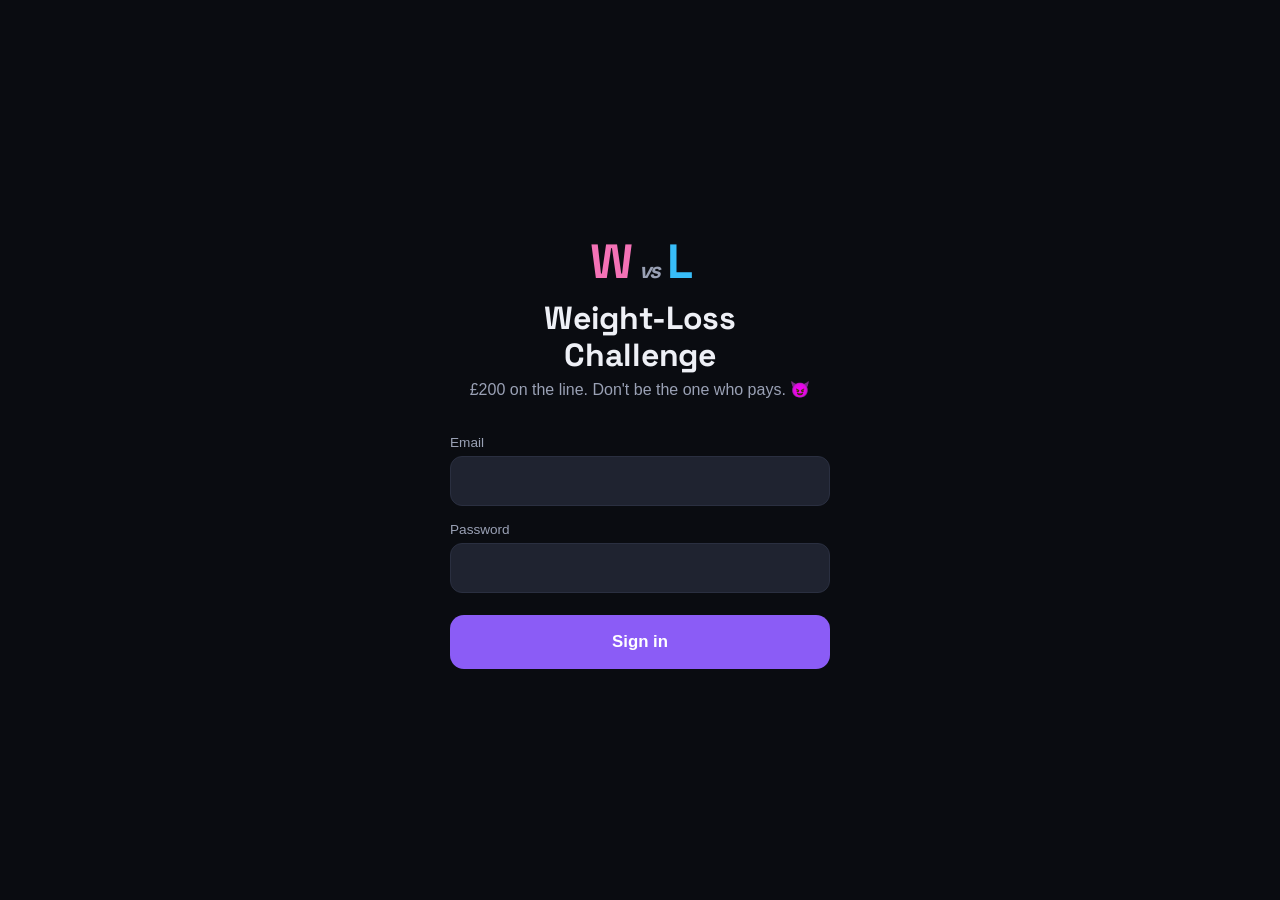
<file: index.html>
<!DOCTYPE html>
<html lang="en">
<head>
  <meta charset="utf-8">
  <meta name="viewport" content="width=device-width, initial-scale=1, viewport-fit=cover">
  <title>Weight-Loss Challenge</title>
  <meta name="description" content="Two-person head-to-head weight-loss challenge tracker">
  <meta name="theme-color" content="#0e1016">
  <link rel="manifest" href="./manifest.webmanifest">
  <link rel="icon" type="image/png" sizes="192x192" href="./icons/icon-192.png">
  <link rel="apple-touch-icon" href="./icons/apple-touch-icon.png">
  <meta name="apple-mobile-web-app-capable" content="yes">
  <meta name="apple-mobile-web-app-status-bar-style" content="black-translucent">
  <meta name="apple-mobile-web-app-title" content="WL Challenge">
  <link rel="preload" href="./vendor/space-grotesk.woff2" as="font" type="font/woff2" crossorigin>
  <link rel="stylesheet" href="./styles.css">
</head>
<body>
  <div id="toast-root" aria-live="polite"></div>
  <div id="offline-banner" hidden>📡 You're offline — showing the app shell. Data needs a connection.</div>

  <!-- ============ LOGIN ============ -->
  <section id="view-login" hidden>
    <div class="login-card">
      <div class="login-logo"><span class="vs-left">W</span><span class="vs-mid">vs</span><span class="vs-right">L</span></div>
      <h1>Weight-Loss<br>Challenge</h1>
      <p class="login-sub">£200 on the line. Don't be the one who pays. 😈</p>
      <form id="login-form" autocomplete="on">
        <label for="login-email">Email</label>
        <input id="login-email" type="email" autocomplete="username" required inputmode="email">
        <label for="login-password">Password</label>
        <input id="login-password" type="password" autocomplete="current-password" required>
        <button type="submit" class="btn btn-primary btn-big" id="login-btn">Sign in</button>
        <p id="login-error" class="form-error" role="alert" hidden></p>
      </form>
    </div>
  </section>

  <!-- ============ APP ============ -->
  <div id="app-shell" hidden>
    <header id="app-header">
      <div id="month-pill" class="pill">—</div>
      <div class="header-right">
        <button id="refresh-btn" class="icon-btn" title="Refresh" aria-label="Refresh">↻</button>
        <button id="signout-btn" class="pill pill-btn" title="Sign out">—</button>
      </div>
    </header>

    <main id="main">
      <section id="view-dashboard" class="view"></section>

      <section id="view-weigh" class="view" hidden>
        <h2>⚖️ Weigh-in</h2>
        <p class="view-sub">Weigh at the end of each week, same time each time. The final week's weigh-in is the one checked against your target for the £200 — log it on the block's last day so all your weeks count.</p>
        <form id="weigh-form" class="card form-card">
          <label for="weigh-week">Week</label>
          <div class="seg" id="weigh-week-seg" role="radiogroup"></div>
          <input type="hidden" id="weigh-week" value="1">
          <p id="weigh-week-hint" class="hint"></p>
          <label for="weigh-weight">Weight (kg)</label>
          <input id="weigh-weight" type="number" step="0.1" min="20" max="400" inputmode="decimal" required placeholder="e.g. 92.4">
          <button type="submit" class="btn btn-primary btn-big">Save weigh-in</button>
        </form>
        <div id="weigh-history"></div>
      </section>

      <section id="view-food" class="view" hidden>
        <h2>🍎 Food check-in</h2>
        <p class="view-sub">Were you on plan? Calories/macros live in Lose It — this is the daily verdict.</p>
        <form id="food-form" class="card form-card">
          <label for="food-date">Day</label>
          <input id="food-date" type="date" required>
          <label>On plan?</label>
          <div class="onplan-row">
            <button type="button" id="food-yes" class="btn onplan-btn">✅ On plan</button>
            <button type="button" id="food-no" class="btn onplan-btn">❌ Off plan</button>
          </div>
          <label for="food-calories">Calories <span class="muted">(optional)</span></label>
          <input id="food-calories" type="number" min="0" max="20000" inputmode="numeric" placeholder="from Lose It">
          <button type="submit" class="btn btn-primary btn-big" id="food-save">Save check-in</button>
        </form>
        <div id="food-history"></div>
      </section>

      <section id="view-workout" class="view" hidden>
        <h2>💪 Workouts</h2>
        <p class="view-sub">4 per week, 45+ minutes each. Shorter ones are logged but don't count.</p>
        <form id="workout-form" class="card form-card">
          <label for="workout-date">Date</label>
          <input id="workout-date" type="date" required>
          <label for="workout-duration">Duration (minutes)</label>
          <input id="workout-duration" type="number" min="1" max="600" inputmode="numeric" value="45" required>
          <p id="workout-hint" class="hint"></p>
          <label for="workout-note">What did you do? <span class="muted">(optional)</span></label>
          <input id="workout-note" type="text" maxlength="80" placeholder="e.g. Cardio workout">
          <label>Proof <span class="muted">(optional — screenshot from Apple Health)</span></label>
          <input id="workout-photo" type="file" accept="image/*" hidden>
          <button type="button" class="btn" id="workout-photo-btn">📸 Add screenshot</button>
          <p class="hint" id="workout-photo-name" hidden></p>
          <button type="submit" class="btn btn-primary btn-big">Log workout</button>
        </form>
        <div id="workout-list"></div>
      </section>

      <section id="view-month" class="view" hidden>
        <h2>📅 Month</h2>
        <div id="month-content"></div>
      </section>
    </main>

    <nav id="tabbar">
      <button class="tab active" data-view="dashboard"><span class="tab-ico">🏆</span>Home</button>
      <button class="tab" data-view="weigh"><span class="tab-ico">⚖️</span>Weigh</button>
      <button class="tab" data-view="food"><span class="tab-ico">🍎</span>Food</button>
      <button class="tab" data-view="workout"><span class="tab-ico">💪</span>Workouts</button>
      <button class="tab" data-view="month"><span class="tab-ico">📅</span>Month</button>
    </nav>
  </div>

  <script src="./vendor/supabase.js"></script>
  <script src="./config.js"></script>
  <script src="./logic.js"></script>
  <script src="./app.js"></script>
</body>
</html>
</file>
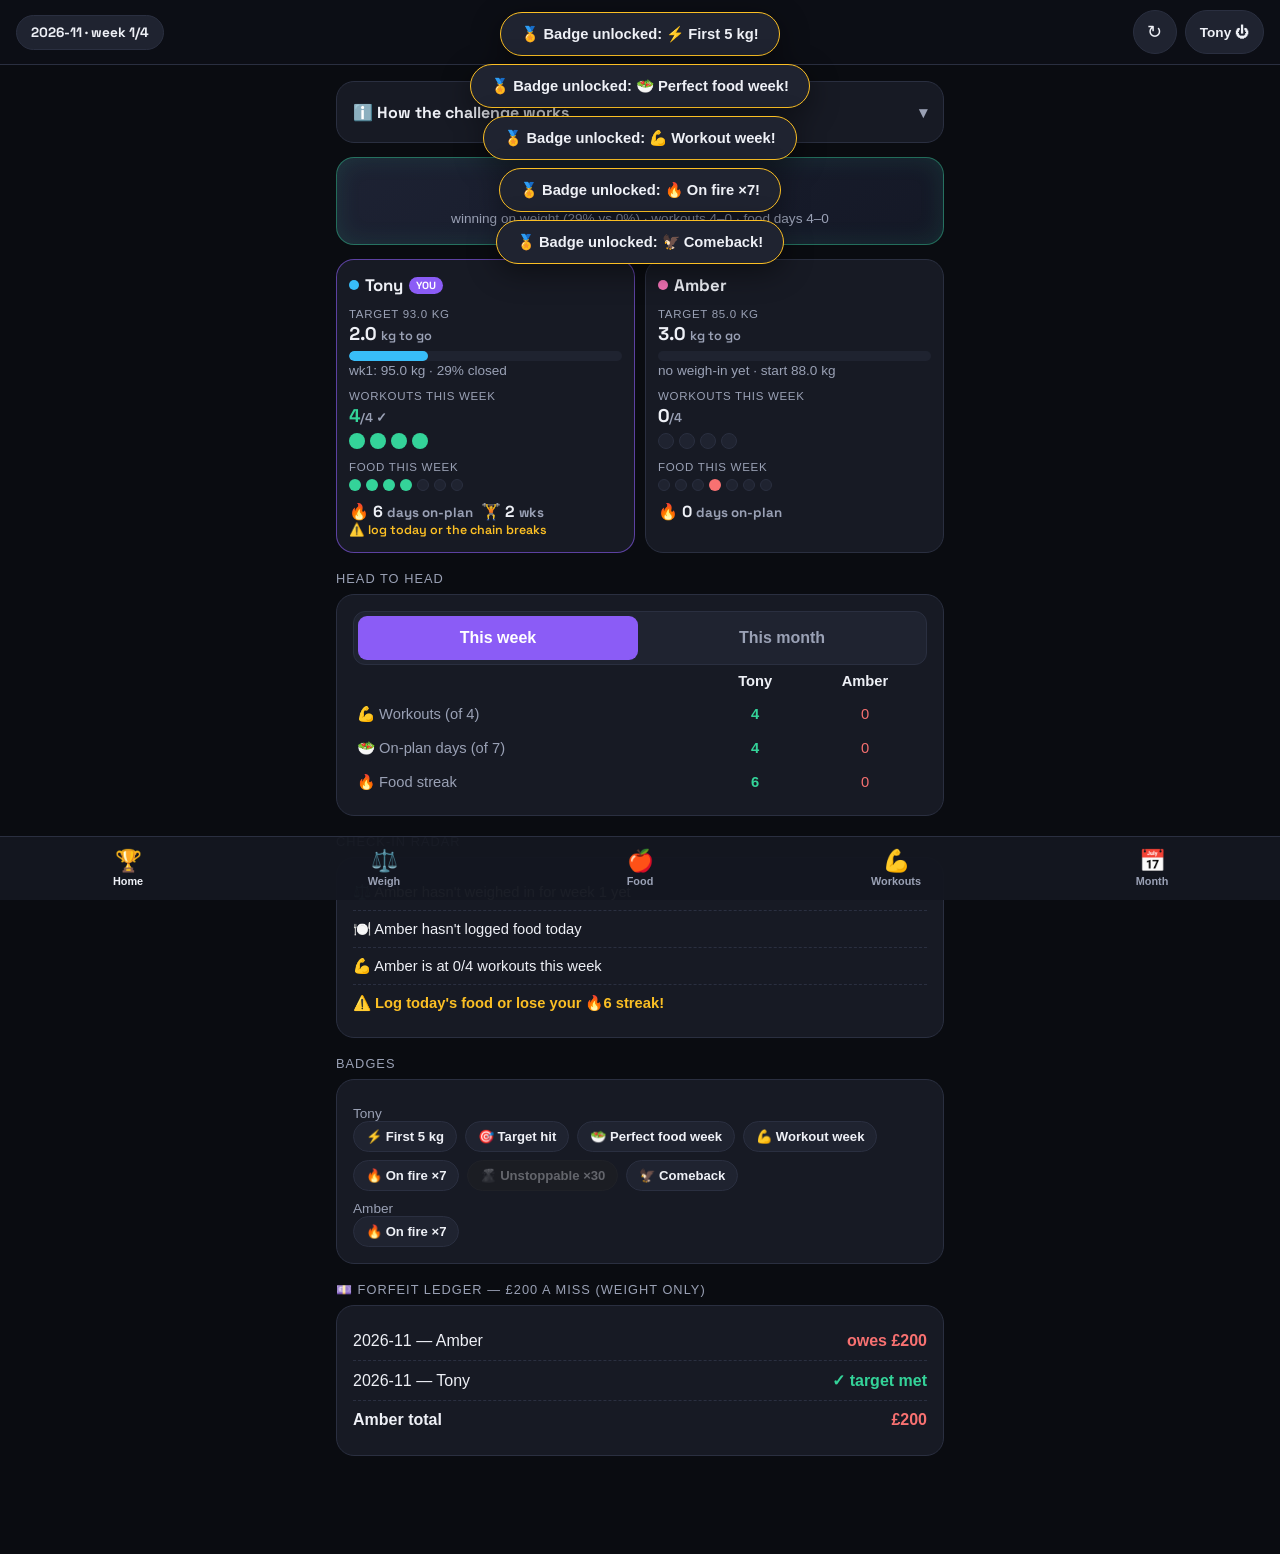
<file: test-harness.html>
<!DOCTYPE html>
<html lang="en">
<head>
  <meta charset="utf-8">
  <meta name="viewport" content="width=device-width, initial-scale=1, viewport-fit=cover">
  <title>WLC Test Harness (mock data)</title>
  <meta name="description" content="Two-person head-to-head weight-loss challenge tracker">
  <meta name="theme-color" content="#0e1016">
  <link rel="manifest" href="./manifest.webmanifest">
  <link rel="icon" type="image/png" sizes="192x192" href="./icons/icon-192.png">
  <link rel="apple-touch-icon" href="./icons/apple-touch-icon.png">
  <meta name="apple-mobile-web-app-capable" content="yes">
  <meta name="apple-mobile-web-app-status-bar-style" content="black-translucent">
  <meta name="apple-mobile-web-app-title" content="WL Challenge">
  <link rel="preload" href="./vendor/space-grotesk.woff2" as="font" type="font/woff2" crossorigin>
  <link rel="stylesheet" href="./styles.css">
</head>
<body>
  <div id="toast-root" aria-live="polite"></div>
  <div id="offline-banner" hidden>📡 You're offline — showing the app shell. Data needs a connection.</div>

  <!-- ============ LOGIN ============ -->
  <section id="view-login" hidden>
    <div class="login-card">
      <div class="login-logo"><span class="vs-left">W</span><span class="vs-mid">vs</span><span class="vs-right">L</span></div>
      <h1>Weight-Loss<br>Challenge</h1>
      <p class="login-sub">£200 on the line. Don't be the one who pays. 😈</p>
      <form id="login-form" autocomplete="on">
        <label for="login-email">Email</label>
        <input id="login-email" type="email" autocomplete="username" required inputmode="email">
        <label for="login-password">Password</label>
        <input id="login-password" type="password" autocomplete="current-password" required>
        <button type="submit" class="btn btn-primary btn-big" id="login-btn">Sign in</button>
        <p id="login-error" class="form-error" role="alert" hidden></p>
      </form>
    </div>
  </section>

  <!-- ============ APP ============ -->
  <div id="app-shell" hidden>
    <header id="app-header">
      <div id="month-pill" class="pill">—</div>
      <div class="header-right">
        <button id="refresh-btn" class="icon-btn" title="Refresh" aria-label="Refresh">↻</button>
        <button id="signout-btn" class="pill pill-btn" title="Sign out">—</button>
      </div>
    </header>

    <main id="main">
      <section id="view-dashboard" class="view"></section>

      <section id="view-weigh" class="view" hidden>
        <h2>⚖️ Weigh-in</h2>
        <p class="view-sub">Weigh at the end of each week, same time each time. The final week's weigh-in is the one checked against your target for the £200 — log it on the block's last day so all your weeks count.</p>
        <form id="weigh-form" class="card form-card">
          <label for="weigh-week">Week</label>
          <div class="seg" id="weigh-week-seg" role="radiogroup"></div>
          <input type="hidden" id="weigh-week" value="1">
          <p id="weigh-week-hint" class="hint"></p>
          <label for="weigh-weight">Weight (kg)</label>
          <input id="weigh-weight" type="number" step="0.1" min="20" max="400" inputmode="decimal" required placeholder="e.g. 92.4">
          <button type="submit" class="btn btn-primary btn-big">Save weigh-in</button>
        </form>
        <div id="weigh-history"></div>
      </section>

      <section id="view-food" class="view" hidden>
        <h2>🍎 Food check-in</h2>
        <p class="view-sub">Were you on plan? Calories/macros live in Lose It — this is the daily verdict.</p>
        <form id="food-form" class="card form-card">
          <label for="food-date">Day</label>
          <input id="food-date" type="date" required>
          <label>On plan?</label>
          <div class="onplan-row">
            <button type="button" id="food-yes" class="btn onplan-btn">✅ On plan</button>
            <button type="button" id="food-no" class="btn onplan-btn">❌ Off plan</button>
          </div>
          <label for="food-calories">Calories <span class="muted">(optional)</span></label>
          <input id="food-calories" type="number" min="0" max="20000" inputmode="numeric" placeholder="from Lose It">
          <button type="submit" class="btn btn-primary btn-big" id="food-save">Save check-in</button>
        </form>
        <div id="food-history"></div>
      </section>

      <section id="view-workout" class="view" hidden>
        <h2>💪 Workouts</h2>
        <p class="view-sub">4 per week, 45+ minutes each. Shorter ones are logged but don't count.</p>
        <form id="workout-form" class="card form-card">
          <label for="workout-date">Date</label>
          <input id="workout-date" type="date" required>
          <label for="workout-duration">Duration (minutes)</label>
          <input id="workout-duration" type="number" min="1" max="600" inputmode="numeric" value="45" required>
          <p id="workout-hint" class="hint"></p>
          <label for="workout-note">What did you do? <span class="muted">(optional)</span></label>
          <input id="workout-note" type="text" maxlength="80" placeholder="e.g. Cardio workout">
          <label>Proof <span class="muted">(optional — screenshot from Apple Health)</span></label>
          <input id="workout-photo" type="file" accept="image/*" hidden>
          <button type="button" class="btn" id="workout-photo-btn">📸 Add screenshot</button>
          <p class="hint" id="workout-photo-name" hidden></p>
          <button type="submit" class="btn btn-primary btn-big">Log workout</button>
        </form>
        <div id="workout-list"></div>
      </section>

      <section id="view-month" class="view" hidden>
        <h2>📅 Month</h2>
        <div id="month-content"></div>
      </section>
    </main>

    <nav id="tabbar">
      <button class="tab active" data-view="dashboard"><span class="tab-ico">🏆</span>Home</button>
      <button class="tab" data-view="weigh"><span class="tab-ico">⚖️</span>Weigh</button>
      <button class="tab" data-view="food"><span class="tab-ico">🍎</span>Food</button>
      <button class="tab" data-view="workout"><span class="tab-ico">💪</span>Workouts</button>
      <button class="tab" data-view="month"><span class="tab-ico">📅</span>Month</button>
    </nav>
  </div>

  <script src="./config.js"></script>
  <script src="./logic.js"></script>
  <script src="./tests/mock-supabase.js"></script>
  <script src="./app.js"></script>
</body>
</html>
</file>
<file: styles.css>
/* Weight-Loss Challenge — mobile-first, dark, head-to-head. */
@font-face {
  font-family: 'Space Grotesk';
  src: url('./vendor/space-grotesk.woff2') format('woff2');
  font-weight: 300 700;
  font-display: swap;
}
:root {
  --font-display: 'Space Grotesk', -apple-system, BlinkMacSystemFont, "Segoe UI", Roboto, sans-serif;
  --bg: #0e1016;
  --card: #171a24;
  --card-2: #1f2330;
  --line: #2a2f40;
  --text: #eef0f6;
  --muted: #9aa1b5;
  --good: #34d399;
  --bad: #f87171;
  --warn: #fbbf24;
  /* participant colours by name order (sorted): p1 = Amber (pink), p2 = Tony (blue) */
  --p1: #f472b6;
  --p2: #38bdf8;
  --accent: #8b5cf6;
  --radius: 18px;
  --tabbar-h: 64px;
}
* { box-sizing: border-box; }
html, body { margin: 0; padding: 0; }
body {
  background: var(--bg);
  color: var(--text);
  font-family: -apple-system, BlinkMacSystemFont, "Segoe UI", Roboto, "Helvetica Neue", sans-serif;
  -webkit-font-smoothing: antialiased;
  min-height: 100dvh;
}
button, input, select, textarea { font: inherit; color: inherit; }
h1, h2, h3 { margin: 0 0 6px; line-height: 1.15; font-family: var(--font-display); letter-spacing: -0.01em; text-wrap: balance; }
h2 { font-size: 1.35rem; }
h3 { font-size: 1.15rem; }
.login-logo, .headline .big, .stat-value, .fighter-name, #month-pill, .streak-line { font-family: var(--font-display); }
.muted { color: var(--muted); }
.hint { color: var(--muted); font-size: 0.85rem; margin: 2px 0 0; }
[hidden] { display: none !important; }

/* ---------- login ---------- */
#view-login {
  min-height: 100dvh;
  display: flex; align-items: center; justify-content: center;
  padding: 24px;
}
.login-card { width: 100%; max-width: 380px; text-align: center; }
.login-logo {
  font-size: 3rem; font-weight: 900; letter-spacing: -2px;
  display: flex; justify-content: center; align-items: baseline; gap: 8px;
  margin-bottom: 8px;
}
.vs-left { color: var(--p1); }
.vs-right { color: var(--p2); }
.vs-mid { font-size: 1.4rem; color: var(--muted); font-style: italic; }
.login-card h1 { font-size: 2rem; }
.login-sub { color: var(--muted); margin: 6px 0 26px; }
#login-form { text-align: left; display: flex; flex-direction: column; gap: 6px; }
#login-form label { font-size: 0.85rem; color: var(--muted); margin-top: 10px; }

/* ---------- inputs ---------- */
input[type="email"], input[type="password"], input[type="number"], input[type="date"], input[type="text"] {
  width: 100%;
  background: var(--card-2);
  border: 1px solid var(--line);
  border-radius: 12px;
  color: var(--text);
  padding: 14px;
  font-size: 1.05rem;
  min-height: 50px;
}
input:focus { outline: 2px solid var(--accent); border-color: transparent; }
/* iOS Safari centres the value inside date inputs; align like the other fields */
input[type="date"] {
  -webkit-appearance: none;
  appearance: none;
  text-align: left;
}
input[type="date"]::-webkit-date-and-time-value {
  text-align: left;
  margin: 0;
}
:focus-visible { outline: 2px solid var(--accent); outline-offset: 2px; }
.seg button:focus-visible, .tab:focus-visible { outline-offset: -2px; border-radius: 9px; }
.form-error { color: var(--bad); font-weight: 600; margin: 10px 0 0; }

/* ---------- buttons ---------- */
.btn {
  border: 1px solid var(--line);
  background: var(--card-2);
  border-radius: 14px;
  padding: 12px 16px;
  font-weight: 700;
  cursor: pointer;
  touch-action: manipulation;
}
.btn:active { transform: scale(0.98); }
.btn-primary { background: var(--accent); border-color: transparent; color: #fff; }
.btn-big { width: 100%; padding: 16px; font-size: 1.05rem; margin-top: 16px; min-height: 54px; }
.btn:disabled { opacity: 0.5; cursor: default; }
.btn-danger-ghost { color: var(--bad); background: transparent; border: none; font-size: 1.1rem; padding: 10px 12px; min-width: 44px; min-height: 44px; }
.icon-btn {
  background: var(--card-2); border: 1px solid var(--line); border-radius: 50%;
  width: 44px; height: 44px; font-size: 1.15rem; cursor: pointer;
}
.icon-btn.spin { animation: wlc-spin 0.8s linear infinite; }
@keyframes wlc-spin { to { transform: rotate(360deg); } }

/* ---------- header ---------- */
#app-header {
  position: sticky; top: 0; z-index: 20;
  display: flex; justify-content: space-between; align-items: center;
  padding: calc(10px + env(safe-area-inset-top)) 16px 10px;
  background: rgba(14, 16, 22, 0.92);
  backdrop-filter: blur(10px);
  border-bottom: 1px solid var(--line);
}
.header-right { display: flex; gap: 8px; align-items: center; }
.pill {
  background: var(--card-2); border: 1px solid var(--line);
  border-radius: 999px; padding: 8px 14px; font-size: 0.85rem; font-weight: 700;
}
button.pill { min-height: 44px; }
.pill-btn { cursor: pointer; }

/* ---------- layout ---------- */
#main { padding: 16px 16px calc(var(--tabbar-h) + env(safe-area-inset-bottom) + 20px); max-width: 560px; margin: 0 auto; }
.view > h2 { margin-top: 4px; }
.view-sub { color: var(--muted); margin: 0 0 14px; font-size: 0.9rem; }
.card {
  background: var(--card);
  border: 1px solid var(--line);
  border-radius: var(--radius);
  padding: 16px;
  margin-bottom: 14px;
}
.form-card { display: flex; flex-direction: column; gap: 6px; }
.form-card label { font-size: 0.85rem; color: var(--muted); margin-top: 8px; }

/* ---------- headline banner ---------- */
.headline {
  border-radius: var(--radius);
  padding: 18px 16px;
  margin-bottom: 14px;
  text-align: center;
  border: 1px solid var(--line);
  background: linear-gradient(135deg, #1d2233, #141826);
}
.headline .big { font-size: 1.5rem; font-weight: 900; display: block; }
.headline .why { color: var(--muted); font-size: 0.85rem; margin-top: 4px; display: block; }
.headline.ahead { border-color: rgba(52, 211, 153, 0.45); box-shadow: 0 0 24px rgba(52, 211, 153, 0.12) inset; }
.headline.ahead .big { color: var(--good); }
.headline.behind { border-color: rgba(248, 113, 113, 0.45); box-shadow: 0 0 24px rgba(248, 113, 113, 0.12) inset; }
.headline.behind .big { color: var(--bad); }
.headline.tie .big { color: var(--warn); }

/* ---------- scoreboard ---------- */
.board { display: grid; grid-template-columns: 1fr 1fr; gap: 10px; margin-bottom: 14px; }
.fighter {
  background: var(--card);
  border: 1px solid var(--line);
  border-radius: var(--radius);
  padding: 14px 12px;
}
.fighter.me { border-color: rgba(139, 92, 246, 0.6); }
.fighter-name { font-weight: 900; font-size: 1.05rem; display: flex; align-items: center; gap: 6px; }
.fighter-name .dot { width: 10px; height: 10px; border-radius: 50%; display: inline-block; }
.you-chip { font-size: 0.65rem; background: var(--accent); color: #fff; border-radius: 999px; padding: 2px 7px; font-weight: 800; }
.stat { margin-top: 12px; }
.stat-label { font-size: 0.72rem; text-transform: uppercase; letter-spacing: 0.06em; color: var(--muted); }
.stat-value { font-size: 1.15rem; font-weight: 800; margin-top: 2px; }
.stat-value small { font-size: 0.8rem; font-weight: 600; color: var(--muted); }
.stat-value.good { color: var(--good); }
.stat-value.bad { color: var(--bad); }
.bar { height: 10px; background: var(--card-2); border-radius: 999px; overflow: hidden; margin-top: 6px; }
.bar > span { display: block; height: 100%; border-radius: 999px; transition: width 0.6s ease; }
.dots { display: flex; gap: 5px; margin-top: 6px; flex-wrap: wrap; }
.dots .d {
  width: 16px; height: 16px; border-radius: 50%;
  background: var(--card-2); border: 1px solid var(--line);
}
.dots .d.on { background: var(--good); border-color: transparent; }
.dots .d.off { background: var(--bad); border-color: transparent; }
.dots.small .d { width: 12px; height: 12px; }
.streak-line { margin-top: 10px; font-weight: 800; }
.streak-line .risk { color: var(--warn); font-weight: 600; font-size: 0.78rem; display: block; }

/* ---------- section cards ---------- */
.section-title { font-size: 0.8rem; text-transform: uppercase; letter-spacing: 0.08em; color: var(--muted); margin: 18px 0 8px; }
.badge-row { display: flex; flex-wrap: wrap; gap: 8px; }
.badge-chip {
  background: var(--card-2); border: 1px solid var(--line); border-radius: 999px;
  padding: 7px 12px; font-size: 0.82rem; font-weight: 700; display: inline-flex; gap: 6px; align-items: center;
}
.badge-chip.locked { opacity: 0.35; filter: grayscale(1); }
.nudge { display: flex; gap: 8px; padding: 9px 0; border-bottom: 1px dashed var(--line); font-size: 0.92rem; }
.nudge:last-child { border-bottom: none; }
.nudge.self { color: var(--warn); font-weight: 700; }
.ledger-row { display: flex; justify-content: space-between; align-items: center; padding: 10px 0; border-bottom: 1px dashed var(--line); }
.ledger-row:last-child { border-bottom: none; }
.owes { color: var(--bad); font-weight: 900; }
.clear { color: var(--good); font-weight: 900; }
.pending { color: var(--warn); font-weight: 700; }

/* segmented control (leader mode + week picker) */
.seg { display: flex; background: var(--card-2); border-radius: 12px; padding: 4px; gap: 4px; border: 1px solid var(--line); }
#weigh-week-seg { flex-wrap: wrap; }
#weigh-week-seg button { flex: 1 0 18%; }
.seg button {
  flex: 1; border: none; background: transparent; border-radius: 9px;
  padding: 10px 6px; font-weight: 700; cursor: pointer; color: var(--muted); min-height: 44px;
}
.seg button.active { background: var(--accent); color: #fff; }

/* compare table */
.cmp { width: 100%; border-collapse: collapse; }
.cmp td { padding: 8px 4px; font-size: 0.92rem; }
.cmp td:first-child { color: var(--muted); }
.cmp td.win { color: var(--good); font-weight: 800; }
.cmp td.lose { color: var(--bad); }
.cmp td:nth-child(2), .cmp td:nth-child(3) { text-align: center; font-variant-numeric: tabular-nums; }

/* ---------- food buttons ---------- */
.onplan-row { display: flex; gap: 10px; }
.onplan-btn { flex: 1; padding: 18px 8px; font-size: 1rem; }
.onplan-btn.sel-yes { background: rgba(52, 211, 153, 0.18); border-color: var(--good); color: var(--good); }
.onplan-btn.sel-no { background: rgba(248, 113, 113, 0.18); border-color: var(--bad); color: var(--bad); }

/* ---------- history lists ---------- */
.hist-row { display: flex; justify-content: space-between; align-items: center; padding: 11px 0; border-bottom: 1px dashed var(--line); font-size: 0.95rem; }
.row-actions { display: flex; align-items: center; gap: 8px; flex-shrink: 0; }
.proof-thumb {
  width: 44px; height: 44px; object-fit: cover; border-radius: 10px;
  border: 1px solid var(--line); background: var(--card-2); cursor: pointer;
}
.hist-row:last-child { border-bottom: none; }
.hist-note { font-size: 0.78rem; color: var(--muted); }
.tag { font-size: 0.72rem; border-radius: 999px; padding: 3px 8px; font-weight: 800; }
.tag.good { background: rgba(52, 211, 153, 0.15); color: var(--good); }
.tag.bad { background: rgba(248, 113, 113, 0.15); color: var(--bad); }
.tag.warn { background: rgba(251, 191, 36, 0.15); color: var(--warn); }

/* ---------- tab bar ---------- */
#tabbar {
  position: fixed; bottom: 0; left: 0; right: 0; z-index: 30;
  display: flex;
  background: rgba(20, 23, 33, 0.97);
  border-top: 1px solid var(--line);
  padding-bottom: env(safe-area-inset-bottom);
  height: calc(var(--tabbar-h) + env(safe-area-inset-bottom));
}
.tab {
  flex: 1; border: none; background: transparent; color: var(--muted);
  font-size: 0.68rem; font-weight: 700; cursor: pointer;
  display: flex; flex-direction: column; align-items: center; justify-content: center; gap: 3px;
}
.tab-ico { font-size: 1.35rem; line-height: 1; }
.tab.active { color: var(--text); }

/* ---------- toasts / banners ---------- */
#toast-root { position: fixed; top: calc(12px + env(safe-area-inset-top)); left: 0; right: 0; z-index: 100; display: flex; flex-direction: column; align-items: center; gap: 8px; pointer-events: none; }
.toast {
  background: var(--card-2); border: 1px solid var(--line); color: var(--text);
  border-radius: 999px; padding: 12px 20px; font-weight: 700; font-size: 0.92rem;
  box-shadow: 0 8px 30px rgba(0, 0, 0, 0.45);
  animation: toast-in 0.25s ease;
  max-width: 92vw;
}
.toast.badge-toast { border-color: var(--warn); }
.toast.error { border-color: var(--bad); color: var(--bad); }
@keyframes toast-in { from { opacity: 0; transform: translateY(-8px); } to { opacity: 1; transform: none; } }
#offline-banner {
  position: sticky; top: 0; z-index: 50; text-align: center;
  background: var(--warn); color: #221a00; font-weight: 700; font-size: 0.85rem; padding: 8px 12px;
}
.banner {
  border: 1px solid var(--warn); background: rgba(251, 191, 36, 0.08);
  color: var(--warn); border-radius: var(--radius); padding: 12px 14px; margin-bottom: 14px; font-weight: 600; font-size: 0.92rem;
}
.banner .btn { margin-top: 10px; }
/* expandable rules card */
details.rules summary {
  cursor: pointer; font-weight: 800; font-family: var(--font-display);
  display: flex; justify-content: space-between; align-items: center;
  list-style: none; min-height: 28px;
}
details.rules summary::-webkit-details-marker { display: none; }
details.rules .chev { color: var(--muted); transition: transform 0.2s ease; }
details.rules[open] .chev { transform: rotate(180deg); }
details.rules .rules-body { color: var(--muted); font-size: 0.92rem; line-height: 1.55; }
details.rules .rules-body p { margin: 10px 0 0; }
details.rules .rules-body b { color: var(--text); }

.empty { text-align: center; color: var(--muted); padding: 28px 12px; }
.empty .big-emoji { font-size: 2.4rem; display: block; margin-bottom: 8px; }

.stat-value, .cmp td, .hist-row, .ledger-row { font-variant-numeric: tabular-nums; }

@media (prefers-reduced-motion: reduce) {
  *, *::before, *::after { animation: none !important; transition: none !important; }
}

@media (min-width: 700px) {
  body { background: #0a0c11; }
  #main { max-width: 640px; }
}
</file>
